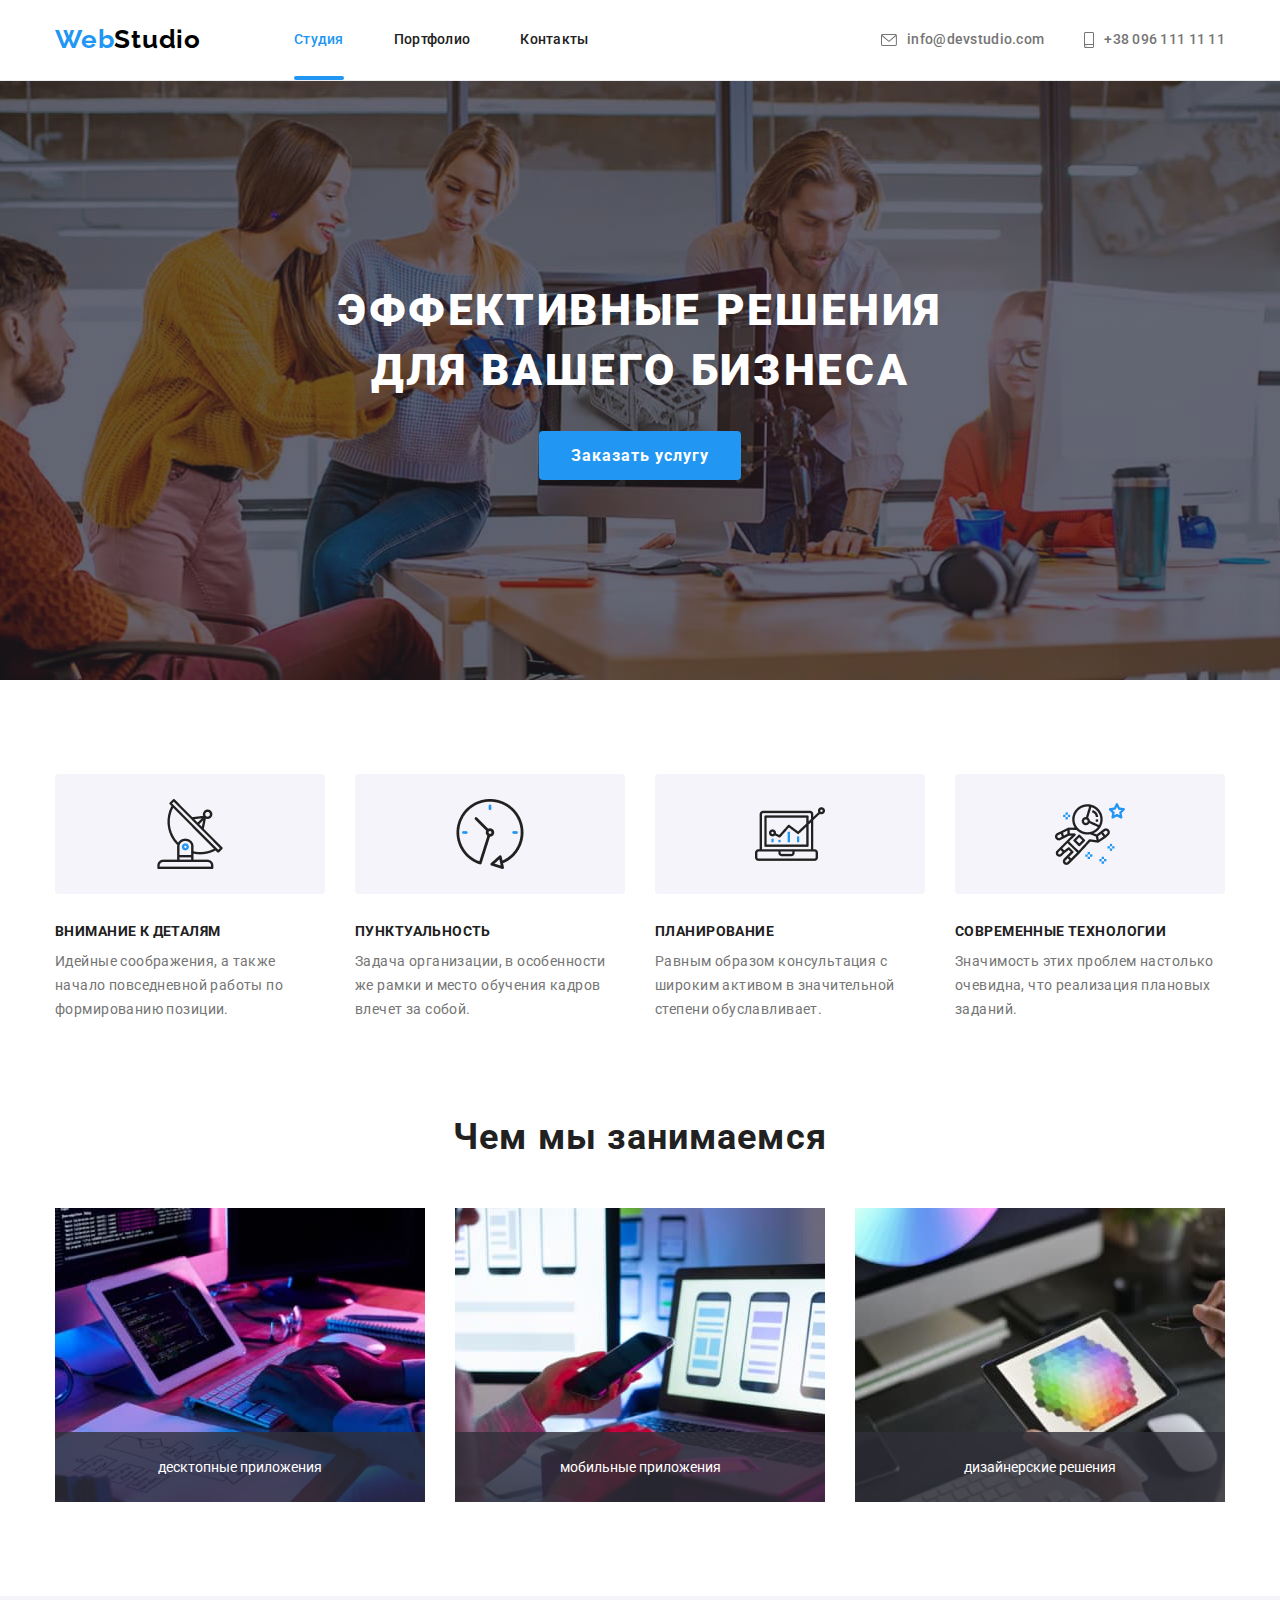
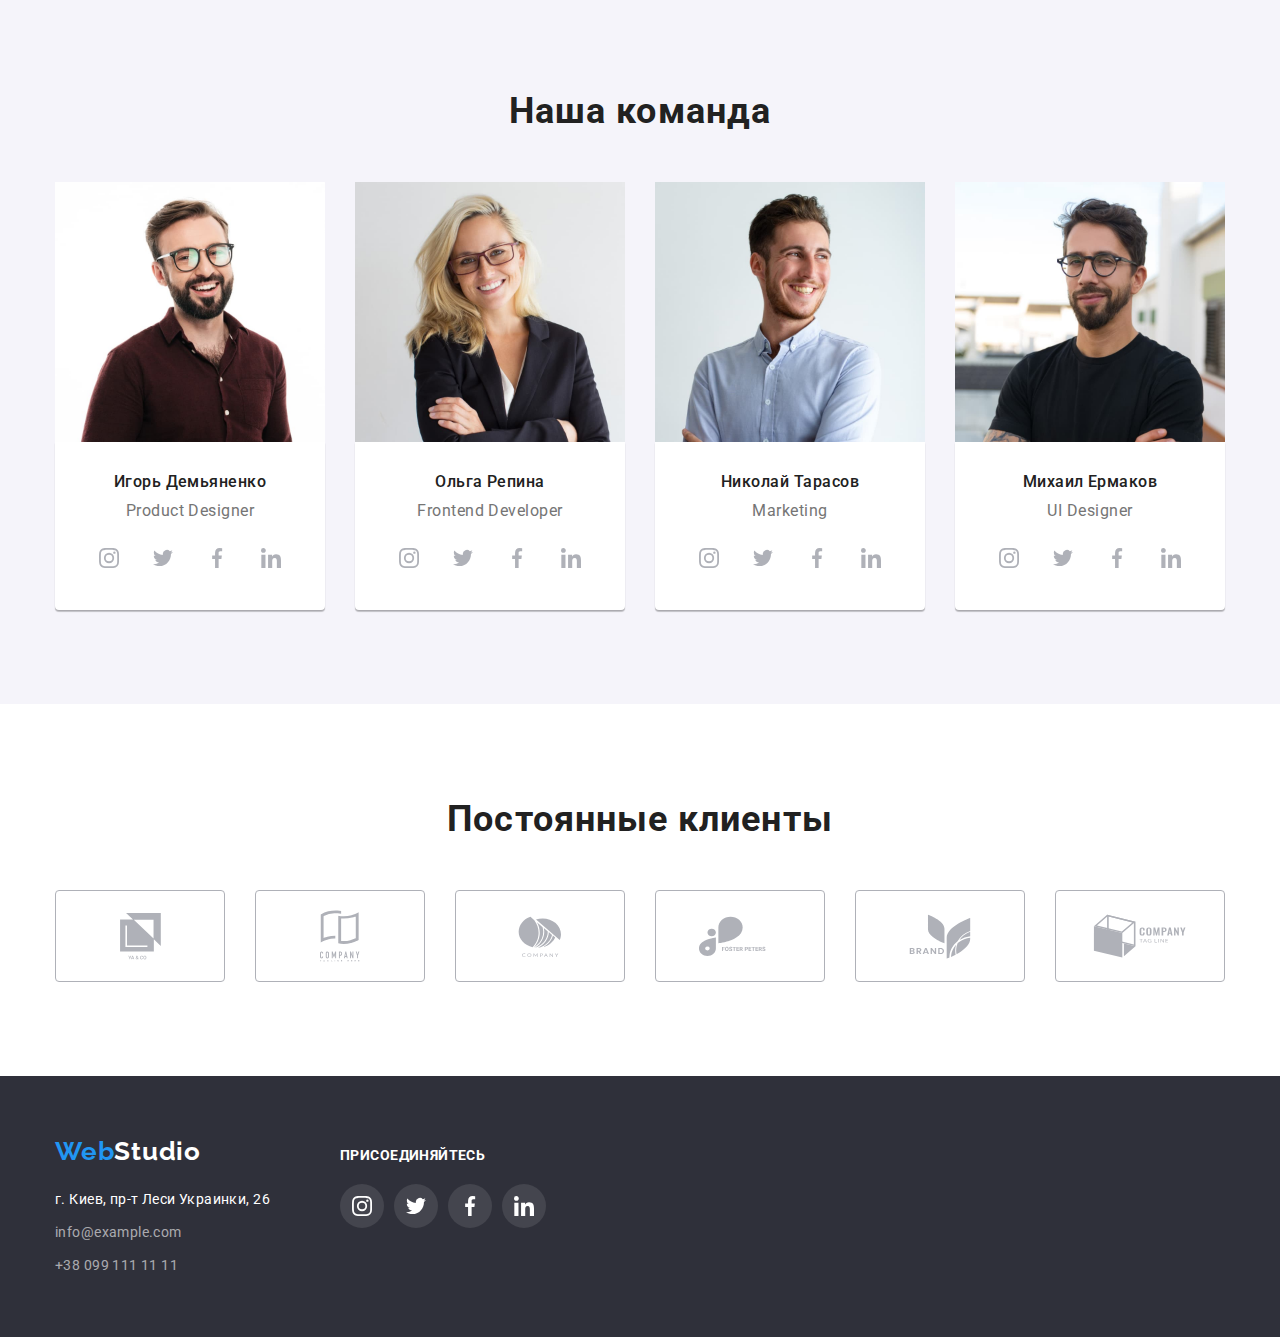
<file: index.html>
<!DOCTYPE html>
<html lang="ru">
  <head>
    <meta charset="UTF-8" />
    <meta http-equiv="X-UA-Compatible" content="IE=edge" />
    <meta name="viewport" content="width=device-width, initial-scale=1.0" />

    <title>WebStudio</title>

    <link rel="preconnect" href="https://fonts.googleapis.com" />
    <link rel="preconnect" href="https://fonts.gstatic.com" crossorigin />
    <link
      href="https://fonts.googleapis.com/css2?family=Raleway:wght@700&family=Roboto:wght@400;500;700;900&display=swap"
      rel="stylesheet"
    />
    <link
      rel="stylesheet"
      href="https://cdnjs.cloudflare.com/ajax/libs/modern-normalize/1.1.0/modern-normalize.css"
      integrity="sha512-Y0MM+V6ymRKN2zStTqzQ227DWhhp4Mzdo6gnlRnuaNCbc+YN/ZH0sBCLTM4M0oSy9c9VKiCvd4Jk44aCLrNS5Q=="
      crossorigin="anonymous"
      referrerpolicy="no-referrer"
    />
    <link rel="stylesheet" href="./css/styles.css" />
  </head>
  <body>
    <header class="header">
      <div class="container">
        <nav class="header-navigation">
          <a href="" class="logo"><span class="accent">Web</span>Studio</a>
          <ul class="header-nav list">
            <li class="item">
              <a href="./index.html" class="header-link link current">Студия</a>
            </li>
            <li class="item">
              <a href="./portfolio.html" class="header-link link">Портфолио</a>
            </li>
            <li class="item">
              <a href="" class="header-link link">Контакты</a>
            </li>
          </ul>
        </nav>
        <ul class="header-list list">
          <li class="header-item">
            <a class="header-mail link" href="mailto:info@devstudio.com"
              ><svg class="header-icon" width="16" height="12">
                <use href="./images/symbol-defs (1).svg#icon-envelope"></use></svg
              >info@devstudio.com</a
            >
          </li>
          <li class="header-item">
            <a class="header-tel link" href="tel:+380961111111"
              ><svg class="header-icon" width="10" height="16">
                <use href="./images/symbol-defs (1).svg#icon-smartphone-"></use></svg
              >+38 096 111 11 11</a
            >
          </li>
        </ul>
      </div>
    </header>
    <main>
      <section class="hero">
        <div class="container">
          <h1 class="hero-title">Эффективные решения для вашего бизнеса</h1>
          <button type="button" class="hero-button">Заказать услугу</button>
        </div>
      </section>
      <section class="description">
        <div class="container">
          <h2 class="description-main-title visually-hidden">Описание</h2>
          <ul class="description-list list">
            <li class="description-item antenna-icon">
              <h3 class="description-title">Внимание к деталям</h3>
              <p class="description-text">
                Идейные соображения, а также начало повседневной работы по формированию позиции.
              </p>
            </li>
            <li class="description-item clock-icon">
              <h3 class="description-title">Пунктуальность</h3>
              <p class="description-text">
                Задача организации, в особенности же рамки и место обучения кадров влечет за собой.
              </p>
            </li>
            <li class="description-item diagram-icon">
              <h3 class="description-title">Планирование</h3>
              <p class="description-text">
                Равным образом консультация с широким активом в значительной степени обуславливает.
              </p>
            </li>
            <li class="description-item astronaut-icon">
              <h3 class="description-title">Современные технологии</h3>
              <p class="description-text">
                Значимость этих проблем настолько очевидна, что реализация плановых заданий.
              </p>
            </li>
          </ul>
        </div>
      </section>
      <section class="examples">
        <div class="container">
          <h2 class="examples-title">Чем мы занимаемся</h2>
          <ul class="examples-list list">
            <li class="examples-item">
              <img
                class="examples-image"
                src="./images/pic1.jpg"
                alt="Верстка"
                width="370"
                height="294"
              />
              <p class="examples-description">десктопные приложения</p>
            </li>
            <li class="examples-item">
              <img
                class="examples-image"
                src="./images/pic2.jpg"
                alt="Мобильное приложение"
                width="370"
                height="294"
              />
              <p class="examples-description">мобильные приложения</p>
            </li>
            <li class="examples-item">
              <img
                class="examples-image"
                src="./images/pic3.jpg"
                alt="Программное обеспечение"
                width="370"
                height="294"
              />
              <p class="examples-description">дизайнерские решения</p>
            </li>
          </ul>
        </div>
      </section>
      <section class="team">
        <div class="container">
          <h2 class="team-main-title">Наша команда</h2>
          <ul class="team-list list">
            <li class="team-item">
              <img
                class="team-image"
                src="./images/photo1.jpg"
                alt="Игорь Демьяненко"
                width="270"
                height="260"
              />
              <div class="team-content">
                <h3 class="team-title">Игорь Демьяненко</h3>
                <p class="team-text">Product Designer</p>
                <ul class="team-soc-list list">
                  <li class="team-soc-item">
                    <a href="" class="team-soc-link">
                      <svg class="team-soc-icon" width="20" height="20">
                        <use href="./images/symbol-defs (1).svg#icon-instagram-"></use></svg
                    ></a>
                  </li>
                  <li class="team-soc-item">
                    <a href="" class="team-soc-link">
                      <svg class="team-soc-icon" width="20" height="20">
                        <use href="./images/symbol-defs (1).svg#icon-twitter-"></use>
                      </svg>
                    </a>
                  </li>
                  <li class="team-soc-item">
                    <a href="" class="team-soc-link">
                      <svg class="team-soc-icon" width="20" height="20">
                        <use href="./images/symbol-defs (1).svg#icon-facebook-"></use>
                      </svg>
                    </a>
                  </li>
                  <li class="team-soc-item">
                    <a href="" class="team-soc-link">
                      <svg class="team-soc-icon" width="20" height="20">
                        <use href="./images/symbol-defs (1).svg#icon-linkedin-"></use>
                      </svg>
                    </a>
                  </li>
                </ul>
              </div>
            </li>
            <li class="team-item">
              <img
                class="team-image"
                src="./images/photo2.jpg"
                alt="Ольга Репина"
                width="270"
                height="260"
              />
              <div class="team-content">
                <h3 class="team-title">Ольга Репина</h3>
                <p class="team-text">Frontend Developer</p>
                <ul class="team-soc-list list">
                  <li class="team-soc-item">
                    <a href="" class="team-soc-link">
                      <svg class="team-soc-icon" width="20" height="20">
                        <use href="./images/symbol-defs (1).svg#icon-instagram-"></use></svg
                    ></a>
                  </li>
                  <li class="team-soc-item">
                    <a href="" class="team-soc-link">
                      <svg class="team-soc-icon" width="20" height="20">
                        <use href="./images/symbol-defs (1).svg#icon-twitter-"></use>
                      </svg>
                    </a>
                  </li>
                  <li class="team-soc-item">
                    <a href="" class="team-soc-link">
                      <svg class="team-soc-icon" width="20" height="20">
                        <use href="./images/symbol-defs (1).svg#icon-facebook-"></use>
                      </svg>
                    </a>
                  </li>
                  <li class="team-soc-item">
                    <a href="" class="team-soc-link">
                      <svg class="team-soc-icon" width="20" height="20">
                        <use href="./images/symbol-defs (1).svg#icon-linkedin-"></use>
                      </svg>
                    </a>
                  </li>
                </ul>
              </div>
            </li>
            <li class="team-item">
              <img
                class="team-image"
                src="./images/photo3.jpg"
                alt="Николай Тарасов"
                width="270"
                height="260"
              />
              <div class="team-content">
                <h3 class="team-title">Николай Тарасов</h3>
                <p class="team-text">Marketing</p>
                <ul class="team-soc-list list">
                  <li class="team-soc-item">
                    <a href="" class="team-soc-link">
                      <svg class="team-soc-icon" width="20" height="20">
                        <use href="./images/symbol-defs (1).svg#icon-instagram-"></use></svg
                    ></a>
                  </li>
                  <li class="team-soc-item">
                    <a href="" class="team-soc-link">
                      <svg class="team-soc-icon" width="20" height="20">
                        <use href="./images/symbol-defs (1).svg#icon-twitter-"></use>
                      </svg>
                    </a>
                  </li>
                  <li class="team-soc-item">
                    <a href="" class="team-soc-link">
                      <svg class="team-soc-icon" width="20" height="20">
                        <use href="./images/symbol-defs (1).svg#icon-facebook-"></use>
                      </svg>
                    </a>
                  </li>
                  <li class="team-soc-item">
                    <a href="" class="team-soc-link">
                      <svg class="team-soc-icon" width="20" height="20">
                        <use href="./images/symbol-defs (1).svg#icon-linkedin-"></use>
                      </svg>
                    </a>
                  </li>
                </ul>
              </div>
            </li>
            <li class="team-item">
              <img
                class="team-image"
                src="./images/photo4.jpg"
                alt="Михаил Ермаков"
                width="270"
                height="260"
              />
              <div class="team-content">
                <h3 class="team-title">Михаил Ермаков</h3>
                <p class="team-text">UI Designer</p>
                <ul class="team-soc-list list">
                  <li class="team-soc-item">
                    <a href="" class="team-soc-link">
                      <svg class="team-soc-icon" width="20" height="20">
                        <use href="./images/symbol-defs (1).svg#icon-instagram-"></use></svg
                    ></a>
                  </li>
                  <li class="team-soc-item">
                    <a href="" class="team-soc-link">
                      <svg class="team-soc-icon" width="20" height="20">
                        <use href="./images/symbol-defs (1).svg#icon-twitter-"></use>
                      </svg>
                    </a>
                  </li>
                  <li class="team-soc-item">
                    <a href="" class="team-soc-link">
                      <svg class="team-soc-icon" width="20" height="20">
                        <use href="./images/symbol-defs (1).svg#icon-facebook-"></use>
                      </svg>
                    </a>
                  </li>
                  <li class="team-soc-item">
                    <a href="" class="team-soc-link">
                      <svg class="team-soc-icon" width="20" height="20">
                        <use href="./images/symbol-defs (1).svg#icon-linkedin-"></use>
                      </svg>
                    </a>
                  </li>
                </ul>
              </div>
            </li>
          </ul>
        </div>
      </section>
      <section class="groups">
        <div class="container">
          <h2 class="groups-title">Постоянные клиенты</h2>
          <ul class="groups-list list">
            <li class="groups-item">
              <a href="" class="groups-link">
                <svg class="groups-icon" width="41" height="46.7">
                  <use href="./images/symbol-defs (1).svg#icon-group-"></use></svg
              ></a>
            </li>
            <li class="groups-item">
              <a href="icon-group-1" class="groups-link">
                <svg class="groups-icon" width="40" height="52">
                  <use href="./images/symbol-defs (1).svg#icon-group-1"></use></svg
              ></a>
            </li>
            <li class="groups-item">
              <a href="" class="groups-link">
                <svg class="groups-icon" width="43.46" height="41.18">
                  <use href="./images/symbol-defs (1).svg#icon-group-2"></use></svg
              ></a>
            </li>
            <li class="groups-item">
              <a href="" class="groups-link">
                <svg class="groups-icon" width="84.44" height="40.62">
                  <use href="./images/symbol-defs (1).svg#icon-group-3"></use></svg
              ></a>
            </li>
            <li class="groups-item">
              <a href="" class="groups-link">
                <svg class="groups-icon" width="62.54" height="45.43">
                  <use href="./images/symbol-defs (1).svg#icon-group-4"></use></svg
              ></a>
            </li>
            <li class="groups-item">
              <a href="" class="groups-link">
                <svg class="groups-icon" width="93.79" height="43.93">
                  <use href="./images/symbol-defs (1).svg#icon-group-5"></use></svg
              ></a>
            </li>
          </ul>
        </div>
      </section>
    </main>
    <footer class="footer">
      <div class="container">
        <div class="footer-content">
          <div class="footer-adress">
            <a href="" class="logo"><span class="accent">Web</span>Studio</a>
            <address class="footer-adress-list">
              <ul class="footer-list list">
                <li class="footer-item">
                  <a
                    class="footer-link"
                    href="https://goo.gl/maps/xiwfKXUequ1vyFDw5"
                    target="blank"
                    rel="noopener, noindex, nofollow "
                  >
                    г. Киев, пр-т Леси Украинки, 26</a
                  >
                </li>
                <li class="footer-item">
                  <a class="footer-mail link" href="mailto:info@example.com">info@example.com</a>
                </li>
                <li class="footer-item">
                  <a class="footer-tel link" href="tel:+380991111111">+38 099 111 11 11</a>
                </li>
              </ul>
            </address>
          </div>
          <div class="soc-network">
            <h3 class="soc-title">присоединяйтесь</h3>
            <ul class="soc-net-list list">
              <li class="soc-item">
                <a href="" class="soc-link">
                  <svg class="soc-icon" width="20" height="20">
                    <use href="./images/symbol-defs (1).svg#icon-instagram-"></use>
                  </svg>
                </a>
              </li>
              <li class="soc-item">
                <a href="" class="soc-link">
                  <svg class="soc-icon" width="20" height="20">
                    <use href="./images/symbol-defs (1).svg#icon-twitter-"></use>
                  </svg>
                </a>
              </li>
              <li class="soc-item">
                <a href="" class="soc-link">
                  <svg class="soc-icon" width="20" height="20">
                    <use href="./images/symbol-defs (1).svg#icon-facebook-"></use>
                  </svg>
                </a>
              </li>
              <li class="soc-item">
                <a href="" class="soc-link">
                  <svg class="soc-icon" width="20" height="20">
                    <use href="./images/symbol-defs (1).svg#icon-linkedin-"></use>
                  </svg>
                </a>
              </li>
            </ul>
          </div>
        </div>
      </div>
    </footer>
  </body>
</html>
</file>
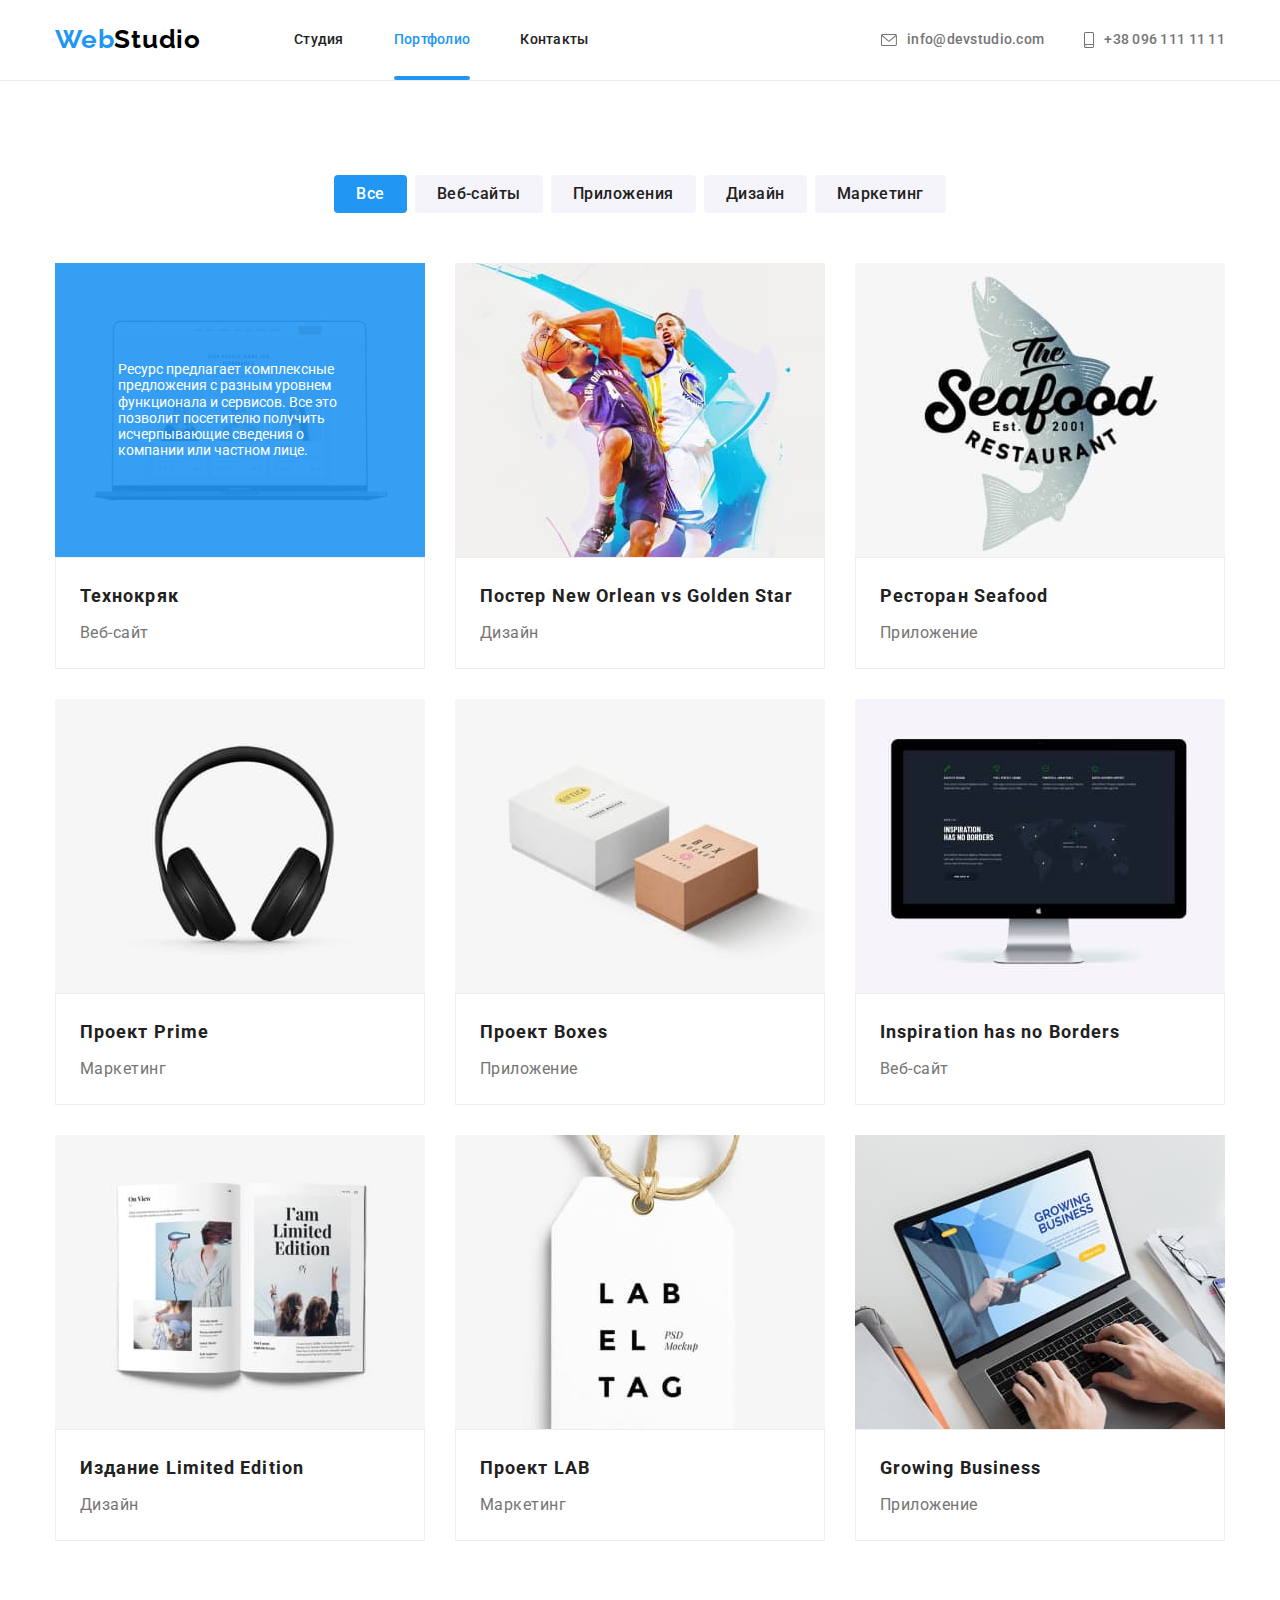
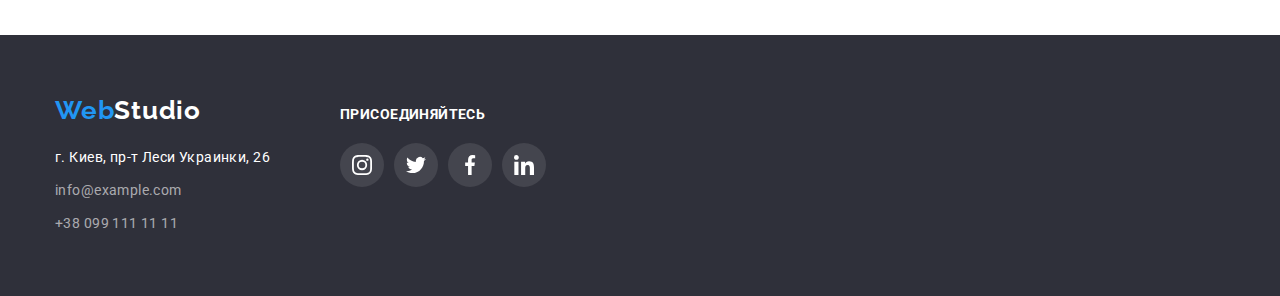
<file: portfolio.html>
<!DOCTYPE html>
<html lang="ru">
  <head>
    <meta charset="UTF-8" />
    <meta http-equiv="X-UA-Compatible" content="IE=edge" />
    <meta name="viewport" content="width=device-width, initial-scale=1.0" />

    <title>Portfolio</title>

    <link rel="preconnect" href="https://fonts.googleapis.com" />
    <link rel="preconnect" href="https://fonts.gstatic.com" crossorigin />
    <link
      href="https://fonts.googleapis.com/css2?family=Raleway:wght@700&family=Roboto:wght@400;500;700;900&display=swap"
      rel="stylesheet"
    />
    <link
      rel="stylesheet"
      href="https://cdnjs.cloudflare.com/ajax/libs/modern-normalize/1.1.0/modern-normalize.css"
      integrity="sha512-Y0MM+V6ymRKN2zStTqzQ227DWhhp4Mzdo6gnlRnuaNCbc+YN/ZH0sBCLTM4M0oSy9c9VKiCvd4Jk44aCLrNS5Q=="
      crossorigin="anonymous"
      referrerpolicy="no-referrer"
    />
    <link rel="stylesheet" href="./css/styles.css" />
  </head>
  <body>
    <header class="header">
      <div class="container">
        <nav class="header-navigation">
          <a href="" class="logo"><span class="accent">Web</span>Studio</a>
          <ul class="header-nav list">
            <li class="item">
              <a href="./index.html" class="header-link link">Студия</a>
            </li>
            <li class="item">
              <a href="./portfolio.html" class="header-link link current">Портфолио</a>
            </li>
            <li class="item">
              <a href="" class="header-link link">Контакты</a>
            </li>
          </ul>
        </nav>
        <ul class="header-list list">
          <li class="header-item">
            <a class="header-mail link" href="mailto:info@devstudio.com"
              ><svg class="header-icon" width="16" height="12">
                <use href="./images/symbol-defs (1).svg#icon-envelope"></use></svg
              >info@devstudio.com</a
            >
          </li>
          <li class="header-item">
            <a class="header-tel link" href="tel:+380961111111"
              ><svg class="header-icon" width="10" height="16">
                <use href="./images/symbol-defs (1).svg#icon-smartphone-"></use></svg
              >+38 096 111 11 11</a
            >
          </li>
        </ul>
      </div>
    </header>
    <main>
      <section class="portfolio">
        <div class="container">
          <h1 class="portfolio-main-title visually-hidden">portfolio</h1>
          <ul class="portfolio-list-btn list">
            <li class="portfolio-item">
              <button type="button" class="button current">Все</button>
            </li>
            <li class="portfolio-item">
              <button type="button" class="button">Веб-сайты</button>
            </li>
            <li class="portfolio-item">
              <button type="button" class="button">Приложения</button>
            </li>
            <li class="portfolio-item">
              <button type="button" class="button">Дизайн</button>
            </li>
            <li class="portfolio-item">
              <button type="button" class="button">Маркетинг</button>
            </li>
          </ul>

          <ul class="portfolio-list-link list">
            <li class="portfolio-card-item">
              <a href="" class="portfolio-link link">
                <div class="img-decoration">
                  <img
                    class="img"
                    src="./images/portfolio/portfolio-1.jpg"
                    alt="Главная страница сайта"
                    width="370"
                    height="294"
                  />

                  <p class="img-text">
                    Ресурс предлагает комплексные предложения с разным уровнем функционала и
                    сервисов. Все это позволит посетителю получить исчерпывающие сведения о компании
                    или частном лице.
                  </p>
                </div>
                <div class="card-content">
                  <h2 class="portfolio-title">Технокряк</h2>
                  <p class="portfolio-text">Веб-сайт</p>
                </div>
              </a>
            </li>
            <li class="portfolio-card-item">
              <a href="" class="portfolio-link link">
                <img
                  class="img"
                  src="./images/portfolio/portfolio-2.jpg"
                  alt="постер баскетбольного матча"
                  width="370"
                  height="294"
                />
                <div class="card-content">
                  <h2 class="portfolio-title">Постер New Orlean vs Golden Star</h2>
                  <p class="portfolio-text">Дизайн</p>
                </div>
              </a>
            </li>
            <li class="portfolio-card-item">
              <a href="" class="portfolio-link link">
                <img
                  class="img"
                  src="./images/portfolio/portfolio-3.jpg"
                  alt="логотип ресторана рыба"
                  width="370"
                  height="294"
                />
                <div class="card-content">
                  <h2 class="portfolio-title">Ресторан Seafood</h2>
                  <p class="portfolio-text">Приложение</p>
                </div>
              </a>
            </li>
            <li class="portfolio-card-item">
              <a href="" class="portfolio-link link">
                <img
                  class="img"
                  src="./images/portfolio/portfolio-4.jpg"
                  alt="наушники"
                  width="370"
                  height="294"
                />
                <div class="card-content">
                  <h2 class="portfolio-title">Проект Prime</h2>
                  <p class="portfolio-text">Маркетинг</p>
                </div>
              </a>
            </li>
            <li class="portfolio-card-item">
              <a href="" class="portfolio-link link">
                <img
                  class="img"
                  src="./images/portfolio/portfolio-5.jpg"
                  alt="две коробки"
                  width="370"
                  height="294"
                />
                <div class="card-content">
                  <h2 class="portfolio-title">Проект Boxes</h2>
                  <p class="portfolio-text">Приложение</p>
                </div>
              </a>
            </li>
            <li class="portfolio-card-item">
              <a href="" class="portfolio-link link">
                <img
                  class="img"
                  src="./images/portfolio/portfolio-6.jpg"
                  alt="картинка на компьтере с границами
              континентов "
                  width="370"
                  height="294"
                />
                <div class="card-content">
                  <h2 class="portfolio-title">Inspiration has no Borders</h2>
                  <p class="portfolio-text">Веб-сайт</p>
                </div>
              </a>
            </li>
            <li class="portfolio-card-item">
              <a href="" class="portfolio-link link">
                <img
                  class="img"
                  src="./images/portfolio/portfolio-7.jpg"
                  alt="брошура с картинками"
                  width="370"
                  height="294"
                />
                <div class="card-content">
                  <h2 class="portfolio-title">Издание Limited Edition</h2>
                  <p class="portfolio-text">Дизайн</p>
                </div>
              </a>
            </li>
            <li class="portfolio-card-item">
              <a href="" class="portfolio-link link">
                <img
                  class="img"
                  src="./images/portfolio/portfolio-8.jpg"
                  alt="ярлык на веревке"
                  width="370"
                  height="294"
                />
                <div class="card-content">
                  <h2 class="portfolio-title">Проект LAB</h2>
                  <p class="portfolio-text">Маркетинг</p>
                </div>
              </a>
            </li>
            <li class="portfolio-card-item">
              <a href="" class="portfolio-link link">
                <img
                  class="img"
                  src="./images/portfolio/portfolio-9.jpg"
                  alt="работа за ноутбуком"
                  width="370"
                  height="294"
                />
                <div class="card-content">
                  <h2 class="portfolio-title">Growing Business</h2>
                  <p class="portfolio-text">Приложение</p>
                </div>
              </a>
            </li>
          </ul>
        </div>
      </section>
    </main>
    <footer class="footer">
      <div class="container">
        <div class="footer-content">
          <div class="footer-adress">
            <a href="" class="logo"><span class="accent">Web</span>Studio</a>
            <address class="footer-adress-list">
              <ul class="footer-list list">
                <li class="footer-item">
                  <a
                    class="footer-link"
                    href="https://goo.gl/maps/xiwfKXUequ1vyFDw5"
                    target="blank"
                    rel="noopener, noindex, nofollow "
                  >
                    г. Киев, пр-т Леси Украинки, 26</a
                  >
                </li>
                <li class="footer-item">
                  <a class="footer-mail link" href="mailto:info@example.com">info@example.com</a>
                </li>
                <li class="footer-item">
                  <a class="footer-tel link" href="tel:+380991111111">+38 099 111 11 11</a>
                </li>
              </ul>
            </address>
          </div>
          <div class="soc-network">
            <h3 class="soc-title">присоединяйтесь</h3>
            <ul class="soc-net-list list">
              <li class="soc-item">
                <a href="" class="soc-link">
                  <svg class="soc-icon" width="20" height="20">
                    <use href="./images/symbol-defs (1).svg#icon-instagram-"></use>
                  </svg>
                </a>
              </li>
              <li class="soc-item">
                <a href="" class="soc-link">
                  <svg class="soc-icon" width="20" height="20">
                    <use href="./images/symbol-defs (1).svg#icon-twitter-"></use>
                  </svg>
                </a>
              </li>
              <li class="soc-item">
                <a href="" class="soc-link">
                  <svg class="soc-icon" width="20" height="20">
                    <use href="./images/symbol-defs (1).svg#icon-facebook-"></use>
                  </svg>
                </a>
              </li>
              <li class="soc-item">
                <a href="" class="soc-link">
                  <svg class="soc-icon" width="20" height="20">
                    <use href="./images/symbol-defs (1).svg#icon-linkedin-"></use>
                  </svg>
                </a>
              </li>
            </ul>
          </div>
        </div>
      </div>
    </footer>
  </body>
</html>
</file>
<file: css/styles.css>
:root {
  --title-color: #212121;
  --accent-color: #2196f3;
  --primary-text-color: #757575;
  --primary-white-color: #ffffff;
  --section-size: 94px;
}
body {
  font-family: 'Roboto', sans-serif;
  color: #757575;
  background-color: var(--primary-white-color);
  font-size: 14px;
}
h1,
h2,
h3,
h4,
h5,
h6,
p {
  margin: 0;
}
ul,
ol {
  margin: 0;
  padding-left: 0;
}
img {
  display: block;
  width: 100%;
}
.container {
  width: 1200px;
  padding-left: 15px;
  padding-right: 15px;
  margin: 0 auto;
}
.link {
  text-decoration: none;
}
.link:hover,
.link:focus {
  color: var(--accent-color);
}
.list {
  list-style: none;
}
.visually-hidden {
  position: absolute;
  white-space: nowrap;
  width: 1px;
  height: 1px;
  overflow: hidden;
  border: 0;
  padding: 0;
  clip: rect(0 0 0 0);
  clip-path: inset(50%);
  margin: -1px;
}
/* ----------------------------------------------header--------------------------------------------------- */
.header {
  border-bottom: 1px solid #ececec;
}
.header > .container {
  display: flex;
  align-items: center;
}
.header-navigation {
  display: flex;
  align-items: center;
}
.container > .logo {
  margin-right: 93px;
}
.logo {
  font-family: 'Raleway';
  font-weight: 700;
  font-size: 26px;
  line-height: 1.2;
  letter-spacing: 0.03em;
  color: var(--accent-color);
  color: #000000;
  text-decoration: none;
}
.header-nav {
  display: flex;
  align-items: center;
}
.logo {
  margin-right: 93px;
}
.header-nav .item:not(:last-child) {
  margin-right: 50px;
}
.header-list {
  display: flex;
  margin-left: auto;
}
.header-list .header-item + .header-item {
  margin-left: 40px;
}
.header-link {
  display: inline-block;
  padding: 32px 0;
  align-items: center;
  font-family: inherit;
  font-weight: 500;
  font-size: 14px;
  line-height: 1.14;
  letter-spacing: 0.02em;
  color: #212121;
}
.header-link.current {
  position: relative;
  color: var(--accent-color);
}
.header-link.current::after {
  content: '';
  position: absolute;
  left: 0;
  bottom: 0;
  display: block;
  width: 100%;
  height: 4px;
  border-radius: 2px;
  background-color: var(--accent-color);
}
.accent {
  color: var(--accent-color);
}
.header-mail,
.header-tel {
  display: flex;
  align-items: center;
  padding: 32px 0;
  font-weight: 500;
  font-size: 14px;
  line-height: 1.14;
  letter-spacing: 0.02em;
  color: var(--primary-text-color);
}
.header-icon {
  fill: currentColor;
  margin-right: 10px;
}

/*---------------------------------------------- hero------------------------------------------------------ */
.hero {
  position: relative;
  background: #c4c4c4;
  padding-top: 200px;
  padding-bottom: 200px;
  text-align: center;
  background-image: linear-gradient(rgba(47, 48, 58, 0.4), rgba(47, 48, 58, 0.4)),
    url(../images/bg-hero.jpg);
  background-size: cover;
  background-repeat: no-repeat;
  background-position: center;
  max-width: 1600px;
  margin: 0 auto;
}

.hero-title {
  margin: auto;
  width: 696px;
  margin-bottom: 30px;
  font-weight: 900;
  font-size: 44px;
  line-height: 1.36;
  letter-spacing: 0.06em;
  text-transform: uppercase;
  color: var(--primary-white-color);
}
.hero-button {
  font-family: inherit;
  font-weight: 700;
  font-size: 16px;
  line-height: 1.86;
  display: inline-block;
  align-items: center;
  text-align: center;
  letter-spacing: 0.06em;
  color: var(--primary-white-color);
  background: var(--accent-color);
  cursor: pointer;
  padding: 10px 32px;
  border-radius: 4px;
  border: none;
}

/* ----------------------------------------------description-------------------------------------------------*/
.description {
  padding-top: var(--section-size);
  padding-bottom: var(--section-size);
}
.description-title {
  font-weight: 700;
  font-size: 14px;
  line-height: 1.14;
  letter-spacing: 0.03em;
  text-transform: uppercase;
  color: var(--title-color);
  margin-bottom: 10px;
}
.description-list {
  display: flex;
  align-items: center;
}
.description-item:not(:last-child) {
  margin-right: 30px;
}
.description-item::before {
  display: block;
  content: '';
  height: 120px;
  background-color: #f5f4fa;
  margin-bottom: 30px;
  background-repeat: no-repeat;
  background-position: center;
  border-radius: 4px;
}
.antenna-icon::before {
  background-image: url(../images/antenna.png);
}
.clock-icon::before {
  background-image: url(../images/clock.png);
}
.diagram-icon::before {
  background-image: url(../images/diagram.png);
}
.astronaut-icon::before {
  background-image: url(../images/astronaut.png);
}
.description-text {
  width: 270px;
  font-weight: 400;
  font-size: 14px;
  line-height: 1.71;
  letter-spacing: 0.03em;
  color: var(--primary-text-color);
}

/* ---------------------------------------------examples----------------------------------------------------*/
.examples {
  padding-bottom: var(--section-size);
}
.examples-list {
  display: flex;
  justify-content: space-between;
}
.examples-title,
.team-main-title {
  font-weight: 700;
  font-size: 36px;
  line-height: 1.17;
  text-align: center;
  letter-spacing: 0.03em;
  color: var(--title-color);
  margin-bottom: 50px;
}
.examples-item {
  position: relative;
}
.examples-description {
  position: absolute;
  left: 0;
  bottom: 0;
  display: flex;
  justify-content: center;
  align-items: center;
  width: 100%;
  height: 70px;
  background: rgba(47, 48, 58, 0.8);
  color: var(--primary-white-color);
}

/* -----------------------------------------------team------------------------------------------------------ */
.team {
  max-width: 1600px;
  margin: auto;
  background-color: #f5f4fa;
  padding-top: var(--section-size);
  padding-bottom: var(--section-size);
}
.team-main-title {
  margin-bottom: 50px;
}
.team-list {
  display: flex;
}
.team-item:not(:last-child) {
  margin-right: 30px;
}

.team-content {
  text-align: center;
  padding-top: 30px;
  padding-bottom: 30px;
  background-color: var(--primary-white-color);
  box-shadow: 0px 1px 1px rgba(0, 0, 0, 0.14), 0px 2px 1px rgba(0, 0, 0, 0.2);
  border-radius: 0px 0px 4px 4px;
}
.team-title {
  font-weight: 500;
  font-size: 16px;
  line-height: 1.19;
  letter-spacing: 0.03em;
  color: #212121;
  margin-bottom: 10px;
}
.team-text {
  font-weight: 400;
  font-size: 16px;
  line-height: 1.19;
  letter-spacing: 0.03em;
  color: var(--primary-text-color);
  margin-bottom: 16px;
}
.team-soc-list {
  display: flex;
  justify-content: center;
}
.team-soc-item + .team-soc-item {
  margin-left: 10px;
}
.team-soc-link {
  width: 44px;
  height: 44px;
  border-radius: 50%;
  display: flex;
  justify-content: center;
  align-items: center;
}
.team-soc-link:hover {
  background-color: var(--accent-color);
}
.team-soc-link:focus {
  background-color: var(--accent-color);
}
.team-soc-icon {
  fill: #afb1b8;
}
.team-soc-link:hover .team-soc-icon {
  fill: var(--primary-white-color);
}
.team-soc-link:focus .team-soc-icon {
  fill: var(--primary-white-color);
}
/*-------------------------------------------------groups---------------------------------------------------*/
.groups {
  padding-top: var(--section-size);
  padding-bottom: var(--section-size);
  text-align: center;
}
.groups-title {
  font-style: normal;
  font-weight: 700;
  font-size: 36px;
  line-height: 1.167;
  text-align: center;
  letter-spacing: 0.03em;
  color: var(--title-color);
  margin-bottom: 50px;
}
.groups-list {
  display: flex;
  justify-content: center;
}
.groups-item + .groups-item {
  margin-left: 30px;
}
.groups-link {
  width: 170px;
  height: 92px;
  display: flex;
  justify-content: center;
  align-items: center;
  border: 1px Solid #afb1b8;
  box-sizing: border-box;
  border-radius: 4px;
}
.groups-link:hover {
  border-color: var(--accent-color);
}
.groups-link:focus {
  border-color: var(--accent-color);
}
.groups-icon {
  fill: #afb1b8;
}
.groups-link:hover .groups-icon {
  fill: var(--accent-color);
}
.groups-link:focus .groups-icon {
  border-color: var(--accent-color);
}
/*-------------------------------------------------footer--------------------------------------------------- */
.footer {
  background-color: #2f303a;
  padding-top: 60px;
  padding-bottom: 60px;
  max-width: 1600px;
  margin: 0 auto;
}
.footer-content {
  display: flex;
  align-items: baseline;
}
.footer-list {
  display: inline-block;
}
.footer-item:not(:last-child) {
  margin-bottom: 9px;
}
.footer-link,
.footer-tel,
.footer-mail {
  font-weight: 400;
  font-style: normal;
  font-size: 14px;
  line-height: 1.71;
  letter-spacing: 0.03em;
  text-decoration: none;
}
.footer-link {
  color: var(--primary-white-color);
}
.footer-tel,
.footer-mail {
  color: rgba(255, 255, 255, 0.6);
}
.footer .logo {
  display: inline-block;
  margin-right: 0;
  margin-bottom: 20px;
  color: var(--primary-white-color);
}
.soc-network {
  display: inline-block;
  margin-left: 70px;
}
.soc-title {
  font-size: 14px;
  line-height: 1.14;
  letter-spacing: 0.03em;
  color: var(--primary-white-color);
  margin-bottom: 20px;
  text-transform: uppercase;
}
.soc-net-list {
  display: flex;
}
.soc-item + .soc-item {
  margin-left: 10px;
}
.soc-link:hover {
  background-color: var(--accent-color);
}
.soc-link:focus {
  background-color: var(--accent-color);
}
.soc-link {
  width: 44px;
  height: 44px;
  background-color: #44454e;
  border-radius: 50%;
  display: flex;
  justify-content: center;
  align-items: center;
}
.soc-icon {
  fill: var(--primary-white-color);
}
/* ------------------------------------------------portfolio------------------------------------------------*/
.portfolio {
  padding-top: var(--section-size);
  padding-bottom: var(--section-size);
}
.portfolio-list-btn {
  display: flex;
  align-items: center;
  justify-content: center;
  margin-bottom: 50px;
}
.portfolio-item:not(:last-child) {
  margin-right: 8px;
}
.portfolio-item .button.current {
  color: var(--primary-white-color);
  background-color: var(--accent-color);
}
.button {
  display: inline-block;
  padding: 6px 22px;
  font-weight: 500;
  font-size: 16px;
  line-height: 1.6;
  text-align: center;
  text-decoration: none;
  letter-spacing: 0.03em;
  color: #212121;
  background: #f5f4fa;
  cursor: pointer;
  border-radius: 4px;
  border: none;
}
.button:hover,
.button:focus {
  color: var(--primary-white-color);
  background-color: var(--accent-color);
}
.portfolio-list-link {
  display: flex;
  flex-wrap: wrap;
  margin-left: -30px;
  margin-bottom: -30px;
}
.portfolio-list-link > .portfolio-card-item {
  flex-basis: calc(100% / 3- 30px);
  margin-left: 30px;
  margin-bottom: 30px;
}
.img-decoration {
  position: relative;
}
.img-text {
  position: absolute;
  left: 0;
  top: 0%;
  width: 100%;
  height: 100%;
  display: flex;
  justify-content: center;
  align-items: center;
  padding: 24px 63px;
  background-color: rgba(33, 150, 243, 0.9);
  color: var(--primary-white-color);
}
.card-content {
  padding: 20px 24px;
  border: 1px solid #eee;
}
.portfolio-title {
  margin-bottom: 4px;
  font-weight: 700;
  font-size: 18px;
  line-height: 2;
  letter-spacing: 0.06em;
  color: var(--title-color);
}
.portfolio-text {
  font-family: inherit;
  font-size: 16px;
  line-height: 1.88;
  letter-spacing: 0.03em;
  color: var(--primary-text-color);
}
</file>
